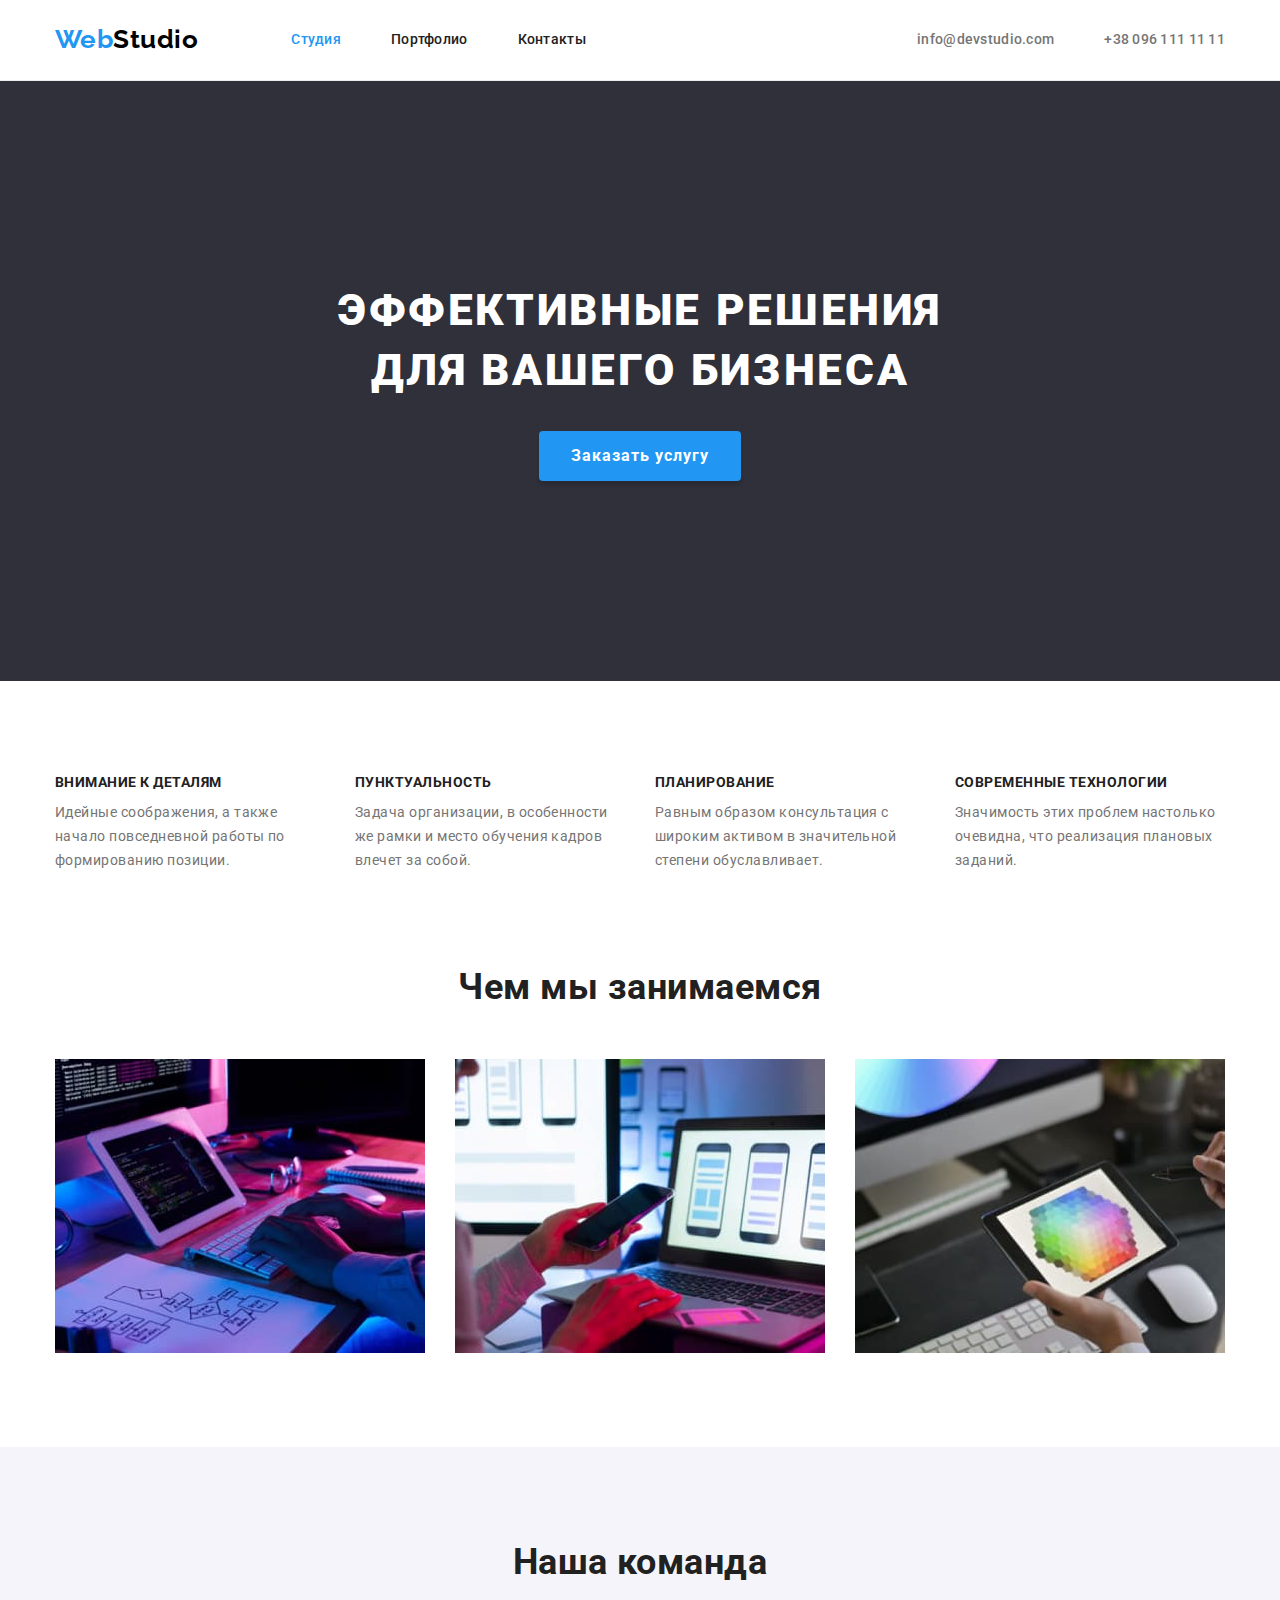
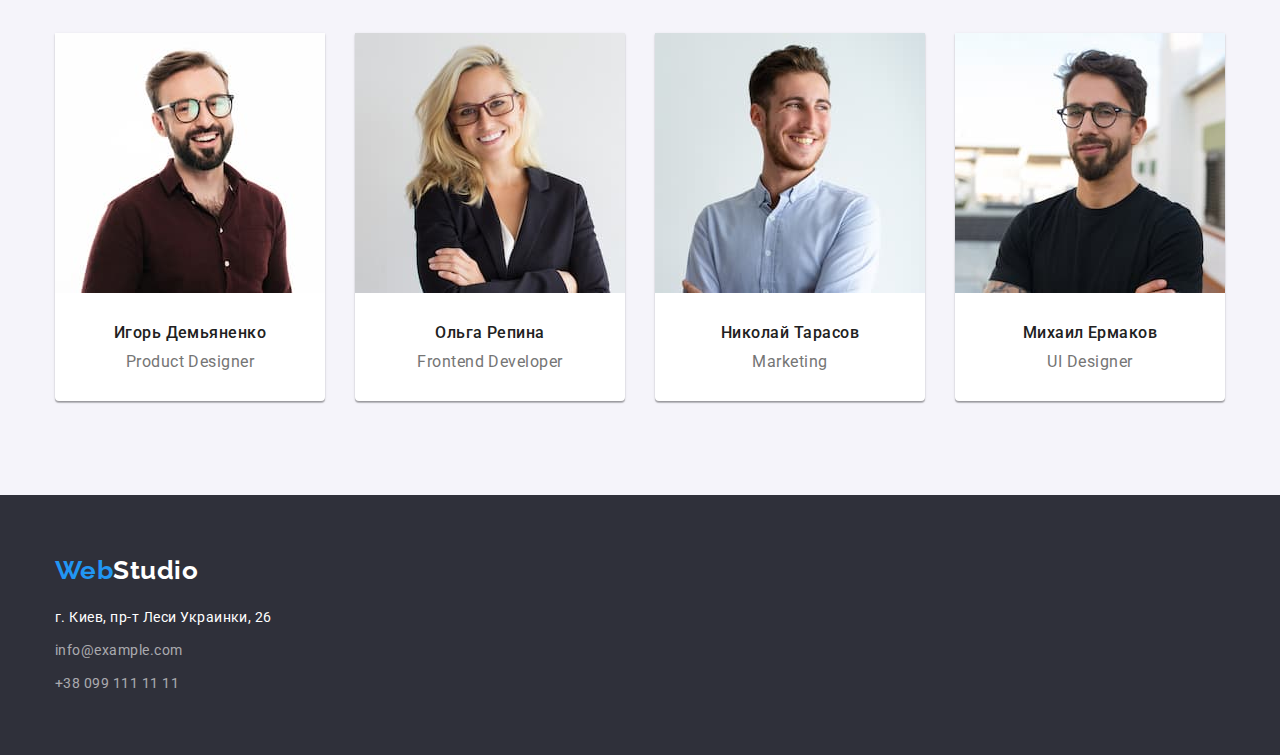
<file: index.html>
<!DOCTYPE html>
<html lang="ru">

<head>
    <meta charset="UTF-8">
    <meta http-equiv="X-UA-Compatible" content="IE=edge">
    <meta name="viewport" content="width=device-width, initial-scale=1.0">
    <title>WebStudio</title>
    <link rel="stylesheet" href="https://cdnjs.cloudflare.com/ajax/libs/modern-normalize/1.0.0/modern-normalize.min.css">
    <link rel="preconnect" href="https://fonts.gstatic.com">
    <link href="https://fonts.googleapis.com/css2?family=Raleway:wght@700&family=Roboto:wght@400;500;700;900&display=swap"
        rel="stylesheet">
    <link rel="stylesheet" href="./css/styles.css">
</head>

<body>
    <!-- Header -->
    <header class="header">
        <div class="container header-container">
        <nav class="navigation">
            <a href="" class="logo-header link" lang="en"><span class="blue-logo-header">Web</span>Studio</a>

            <ul class="navigation-list list">
                <li class="menu-item"><a href="" class="navigation-link current link">Студия</a></li>
                <li class="menu-item"><a href="./portfolio.html" class="navigation-link link">Портфолио</a></li>
                <li class="menu-item"><a href="" class="navigation-link link">Контакты</a></li>
            </ul>
        </nav>

        <ul class="header-contacts list">
            <li class="menu-item"><a href="mailto:info@devstudio.com" class="contacts-header link">info@devstudio.com</a></li>
            <li class="menu-item"><a href="tel:+380961111111" class="contacts-header link">+38 096 111 11 11</a></li>
        </ul>
        </div>
    </header>

    <!-- Main content -->
    <main>
        <div>
            <section class="hero">
                <div class="container">
                <h1 class="hero-title">Эффективные решения для вашего бизнеса</h1>
                <button type="button" class="button">Заказать услугу</button>
                </div>
            </section>
        </div>

        <div>
            <section class="advantages">
                <div class="container">
                <h2 class="section-title hidden">Почему именно мы</h2>
                <ul class="advantages-list list">
                    <li class="advantages-list-item">
                        <h3 class="advantages-title">Внимание к деталям</h3>
                        <p class="advantages-text">Идейные соображения, а также начало повседневной работы по формированию позиции.</p>
                    </li>
                    <li class="advantages-list-item">
                        <h3 class="advantages-title">Пунктуальность</h3>
                        <p class="advantages-text">Задача организации, в особенности же рамки и место обучения кадров влечет за собой.</p>
                    </li>
                    <li class="advantages-list-item">
                        <h3 class="advantages-title">Планирование</h3>
                        <p class="advantages-text">Равным образом консультация с широким активом в значительной степени обуславливает.</p>
                    </li>
                    <li class="advantages-list-item">
                        <h3 class="advantages-title">Современные технологии</h3>
                        <p class="advantages-text">Значимость этих проблем настолько очевидна, что реализация плановых заданий.</p>
                    </li>
                </ul>
                </div>
            </section>
        </div>

        <div>
            <section class="works section">
                <div class="container">
                <h2 class="section-title">Чем мы занимаемся</h2>
                <ul class="works-list list">
                    <li class="works-list-item">
                        <img src="./images/img.jpeg" alt="Человек пишет код" width="370">
                    </li>
                    <li class="works-list-item">
                        <img src="./images/box2.jpeg" alt="Человек с телефоном в руке" width="370">
                    </li>
                    <li class="works-list-item">
                        <img src="./images/box3.jpeg" alt="Человек выбирает цвет из гаммы" width="370">
                    </li>
                </ul>
                </div>
            </section>
        </div>
        

        <div>
            <section class="team section">
                <div class="container">
                <h2 class="section-title">Наша команда</h2>
                <ul class="team-member-list list">
                    <li class="team-member">
                        <img class="team-member-photo" src="./images/img1.jpeg" alt="фото продакт дизайнера" width="270">
                        <div class="team-member-list-content">
                           <h3 class="team-member-name">Игорь Демьяненко</h3>
                           <p class="team-member-position">Product Designer</p>
                        </div>
                        </li>
                    </li>
                    <li class="team-member">
                        <img class="team-member-photo" src="./images/img2.jpeg" alt="фото фронтенд разработчика" width="270">
                        <div class="team-member-list-content">
                           <h3 class="team-member-name">Ольга Репина</h3>
                           <p class="team-member-position">Frontend Developer</p>
                       </div>
                    </li>
                    <li class="team-member">
                        <img class="team-member-photo" src="./images/img3.jpeg" alt="фото специалиста по маркетингу" width="270">
                        <div class="team-member-list-content">
                            <h3 class="team-member-name">Николай Тарасов</h3>
                            <p class="team-member-position">Marketing</p>
                        </div>
                    </li>
                    <li class="team-member">
                        <img class="team-member-photo" src="./images/img4.jpeg" alt="фото дизайнера" width="270">
                        <div class="team-member-list-content">
                            <h3 class="team-member-name">Михаил Ермаков</h3>
                            <p class="team-member-position">UI Designer</p>
                        </div>
                    </li>
                </ul>
                </div>
            </section>
        </div>

    </main>

    <!-- Footer -->
    <footer class="footer">
        <div class="container">
        <a href="" class="logo-footer link" lang="en"><span class="blue-logo-footer">Web</span>Studio</a>
        <ul class="list">
            <li class="list-item">
                <address><p class="address">г. Киев, пр-т Леси Украинки, 26</p></address>
            </li>
            <li class="list-item"><a href="mailto:info@example.com" class="contacts-footer link">info@example.com</a></li>
            <li class="list-item"><a href="tel:+380991111111" class="contacts-footer link">+38 099 111 11 11</a></li>
        </ul>
        </div>

    </footer>

</body>

</html>
</file>
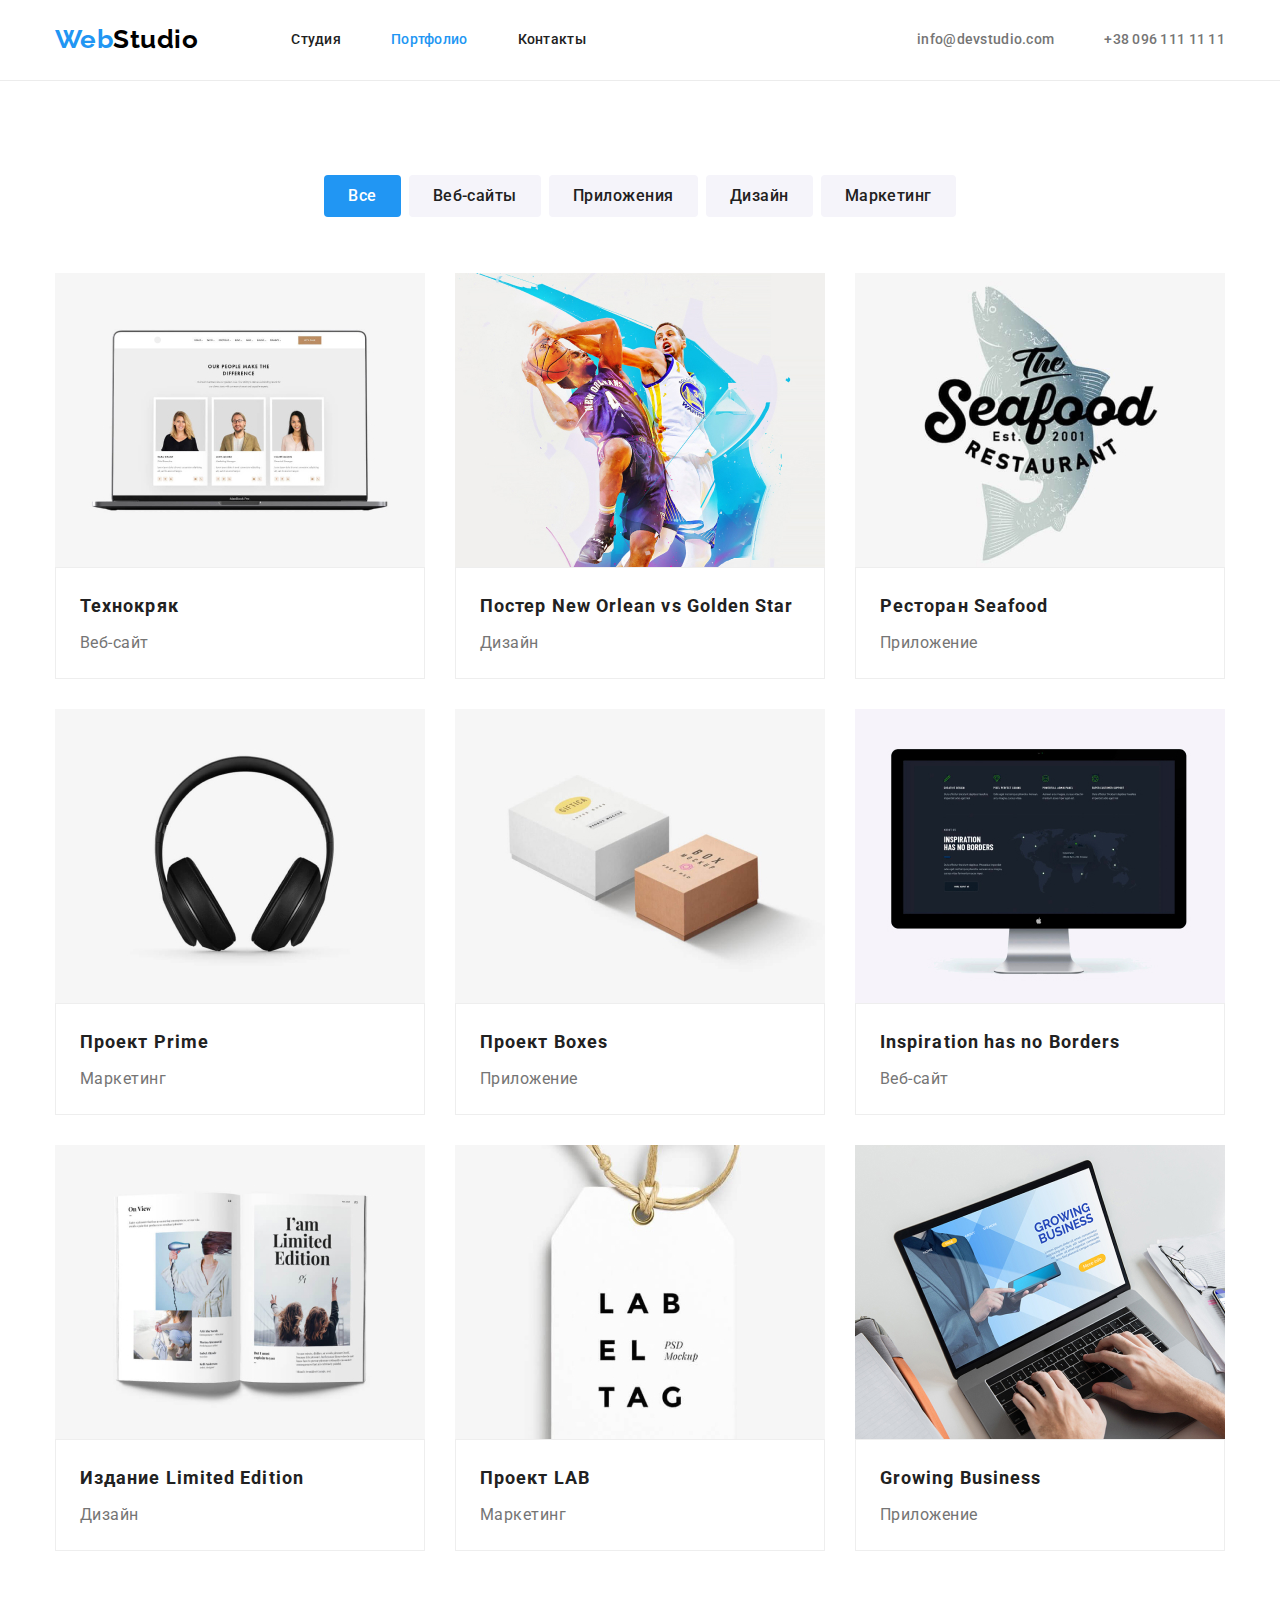
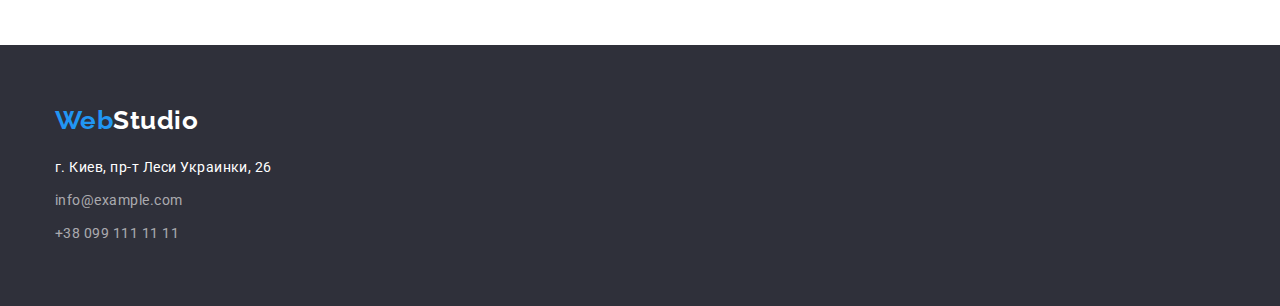
<file: portfolio.html>
<!DOCTYPE html>
<html lang="ru">

<head>
    <meta charset="UTF-8">
    <meta http-equiv="X-UA-Compatible" content="IE=edge">
    <meta name="viewport" content="width=device-width, initial-scale=1.0">
    <title>Portfolio</title>
    <link rel="stylesheet" href="https://cdnjs.cloudflare.com/ajax/libs/modern-normalize/1.0.0/modern-normalize.min.css">
    <link rel="preconnect" href="https://fonts.gstatic.com">
    <link href="https://fonts.googleapis.com/css2?family=Raleway:wght@700&family=Roboto:wght@400;500;700&display=swap"
        rel="stylesheet">
    <link rel="stylesheet" href="./css/styles.css">
</head>

<body>
    <!-- Header -->
    <header class="header">
        <div class="container header-container">
        <nav class="navigation">
            <a href="./index.html" class="logo-header link" lang="en"><span class="blue-logo-header">Web</span>Studio</a>

            <ul class="navigation-list list">
                <li class="menu-item"><a href="./index.html" class="navigation-link link">Студия</a></li>
                <li class="menu-item"><a href="" class="navigation-link current link">Портфолио</a></li>
                <li class="menu-item"><a href="" class="navigation-link link">Контакты</a></li>
            </ul>
        </nav>
        
        <ul class="header-contacts list">
            <li class="menu-item"><a href="mailto:info@devstudio.com" class="contacts-header link">info@devstudio.com</a></li>
            <li class="menu-item"><a href="tel:+380961111111" class="contacts-header link">+38 096 111 11 11</a></li>
        </ul>
        </div>
    </header>

    <!-- Main content -->
    <main>
        <section class="section">
            <div class="container">
            <h1 class="section-title hidden">Портфолио</h1>
            <ul class="filter list">
                <li class="filter-item"><button type="button" class="filter-button main">Все</button></li>
                <li class="filter-item"><button type="button" class="filter-button">Веб-сайты</button></li>
                <li class="filter-item"><button type="button" class="filter-button">Приложения</button></li>
                <li class="filter-item"><button type="button" class="filter-button">Дизайн</button></li>
                <li class="filter-item"><button type="button" class="filter-button">Маркетинг</button></li>
            </ul>
            <ul class="list-of-works list">
                <li class="work-example">
                    <a href="">
                        <img src="./images/portfolioimg1.jpeg" alt="Веб-сайт открыт на ноутбуке" width="370">
                    </a>
                    <div class="work-example-text">
                        <h2 class="project-name">Технокряк</h2>
                        <p class="kind-of-work">Веб-сайт</p>
                    </div>
                </li>
                <li class="work-example">
                    <a href="">
                        <img src="./images/portfolioimg2.jpeg" alt="Двое игроков баскетбольной команды" width="370">
                    </a>
                    <div class="work-example-text">
                        <h2 class="project-name">Постер New Orlean vs Golden Star</h2>
                        <p class="kind-of-work">Дизайн</p>
                    </div>
                </li>
                <li class="work-example">
                    <a href="">
                        <img src="./images/portfolioimg3.jpeg" alt="Логотип рыбного ресторана" width="370">
                    </a>
                    <div class="work-example-text">
                        <h2 class="project-name">Ресторан Seafood</h2>
                        <p class="kind-of-work">Приложение</p>
                    </div>
                </li>
                <li class="work-example">
                    <a href="">
                        <img src="./images/portfolioimg4.jpeg" alt="Беспроводные накладные наушники" width="370">
                    </a>
                    <div class="work-example-text">
                        <h2 class="project-name">Проект Prime</h2>
                        <p class="kind-of-work">Маркетинг</p>
                    </div>
                </li>
                <li class="work-example">
                    <a href="">
                        <img src="./images/portfolioimg5.jpeg" alt="Белая и коричневая коробки" width="370">
                    </a>
                   <div class="work-example-text">
                        <h2 class="project-name">Проект Boxes</h2>
                        <p class="kind-of-work">Приложение</p>
                   </div>
                </li>
                <li class="work-example">
                    <a href="">
                        <img src="./images/portfolioimg6.jpeg" alt="Веб-сайт на экране компьютера" width="370">
                    </a>
                    <div class="work-example-text">
                        <h2 class="project-name">Inspiration has no Borders</h2>
                        <p class="kind-of-work">Веб-сайт</p>
                    </div>
                </li>
                <li class="work-example">
                    <a href="">
                        <img src="./images/portfolioimg7.jpeg" alt="Открытый глянцевый журнал" width="370">
                    </a>
                    <div class="work-example-text">
                        <h2 class="project-name">Издание Limited Edition</h2>
                        <p class="kind-of-work">Дизайн</p>
                    </div>
                </li>
                <li class="work-example">
                    <a href="">
                        <img src="./images/portfolioimg8.jpeg" alt="Картонная бирка" width="370">
                    </a>
                    <div class="work-example-text">
                        <h2 class="project-name">Проект LAB</h2>
                        <p class="kind-of-work">Маркетинг</p>
                    </div>
                </li>
                <li class="work-example">
                    <a href="">
                        <img src="./images/portfolioimg9.jpeg" alt="Человек пользуется приложением на ноутбуке" width="370">
                    </a>
                    <div class="work-example-text">
                        <h2 class="project-name" lang="en">Growing Business</h2>
                        <p class="kind-of-work">Приложение</p>
                    </div>
                </li>
            </ul>
            </div>
        </section>
    </main>

    <!-- Footer -->
    <footer class="footer">
        <div class="container">
        <a href="" class="logo-footer link" lang="en"><span class="blue-logo-footer">Web</span>Studio</a>
        <ul class="list">
            <li class="list-item"><address><p class="address">г. Киев, пр-т Леси Украинки, 26</p></address></li>
            <li class="list-item"><a href="mailto:info@example.com" class="contacts-footer link">info@example.com</a></li>
            <li class="list-item"><a href="tel:+380991111111" class="contacts-footer link">+38 099 111 11 11</a></li>
        </ul>
        </div>
    </footer>

</body>
</html>
</file>
<file: css/styles.css>
:root {
  --primary-background-color: #ffffff;
  --secondary-background-color: #2f303a;
  --third-background-color: #f5f4fa;
  --primary-text-color: #212121;
  --secondary-text-color: #757575;
  --accent-color: #2196f3;
  --black-logo-color: #000000;
  --trird-text-color: rgba(255, 255, 255, 0.6);
}
body {
  background-color: var(--primary-background-color);
  color: var(--primary-text-color);
  font-family: 'Roboto', sans-serif;
  font-style: normal;
  font-weight: normal;
  letter-spacing: 0.03em;
}
h1,
h2,
h3,
h4,
h5,
h6,
p {
  margin-top: 0;
  margin-bottom: 0;
}
ul,
ol {
  margin-top: 0;
  margin-bottom: 0;
  padding-left: 0;
}
img {
  display: block;
}
.list {
  list-style: none;
}
.link {
  text-decoration: none;
}
.container {
  width: 1200px;
  padding: 0 15px;
  margin: 0 auto;
}

/* HEADER */
.header {
  padding-top: 24px;
  padding-bottom: 25px;
  border-bottom: 1px solid #ececec;
}
.header-container {
  display: flex;
  align-items: center;
  justify-content: space-between;
}
.navigation {
  display: flex;
  align-items: center;
}
.navigation-list {
  display: flex;
  align-items: center;
}
.header-contacts {
  display: flex;
  align-items: center;
}
.logo-header,
.logo-footer {
  font-family: Raleway;
  font-weight: 700;
  font-size: 26px;
  line-height: 1.19;
}
.logo-header {
  color: var(--black-logo-color);
  margin-right: 93px;
}
.blue-logo-header,
.blue-logo-footer {
  color: var(--accent-color);
}

/* Navigation section */
.menu-item:not(:last-child) {
  margin-right: 50px;
}
.navigation-link,
.contacts-header {
  font-weight: 500;
  font-size: 14px;
  line-height: 1.14;
  letter-spacing: 0.02em;
}
.navigation-link {
  color: inherit;
  padding: 32px 0;
}
.navigation-link.current {
  color: var(--accent-color);
}
.logo-header:focus,
.logo-header:hover {
  color: #188ce8;
}
.navigation-link:hover,
.navigation-link:focus,
.logo-footer:hover,
.logo-footer:focus,
.contacts-header:hover,
.contacts-header:focus,
.contacts-footer:focus,
.contacts-footer:hover {
  color: var(--accent-color);
}

/* Contacts */
.contacts-header {
  color: var(--secondary-text-color);
}

/* Hero section */
.hero {
  background-color: var(--secondary-background-color);
  text-align: center;
  padding-top: 200px;
  padding-bottom: 200px;
}
.hero-title {
  color: #ffffff;
  width: 696px;
  font-weight: 900;
  font-size: 44px;
  line-height: 1.36;
  letter-spacing: 0.06em;
  margin-top: 0;
  margin-bottom: 30px;
  text-align: center;
  margin-left: auto;
  margin-right: auto;
}
.button {
  color: #ffffff;
  font-family: inherit;
  font-weight: 700;
  font-size: 16px;
  line-height: 1.88;
  letter-spacing: 0.06em;
  padding: 10px 32px;
  background: var(--accent-color);
  box-shadow: 0px 4px 4px rgba(0, 0, 0, 0.15);
  border-color: transparent;
  border-radius: 4px;
  border-width: 0;
  cursor: pointer;
}
.button:focus,
.button:hover {
  background-color: #188ce8;
}
.hero-title,
.advantages-title {
  text-transform: uppercase;
}

/* Other sections */
.advantages {
  padding-top: 94px;
}
.section {
  padding-bottom: 94px;
  padding-top: 94px;
}
.section-title {
  font-weight: 700;
  font-size: 36px;
  line-height: 1.17;
  text-align: center;
  margin-bottom: 50px;
  margin-top: 0;
}
.section-title.hidden {
  position: absolute;
  width: 1px;
  height: 1px;
  margin: -1px;
  border: 0;
  padding: 0;
  white-space: nowrap;
  clip-path: inset(100%);
  clip: rect(0 0 0 0);
  overflow: hidden;
}
/* ADVANTAGES SECTION */
.advantages-list {
  display: flex;
  margin-top: -30px;
  margin-left: -30px;
}
.advantages-list-item {
  margin-left: 30px;
  margin-top: 30px;
  flex-basis: calc((100% - 120px) / 4);
}
.advantages-title {
  font-weight: 700;
  font-size: 14px;
  line-height: 1.14;
  margin-top: 0;
  margin-bottom: 10px;
}
.advantages-text {
  color: var(--secondary-text-color);
  font-size: 14px;
  line-height: 1.71;
  margin: 0;
}
/* WORKS SECTION */
.works-list {
  display: flex;
  margin-top: -30px;
  margin-left: -30px;
}
.works-list-item {
  margin-top: 30px;
  margin-left: 30px;
  flex-basis: calc((100% - 90px) / 3);
}

/* TEAM SECTION */
.team {
  background-color: var(--third-background-color);
}
.team-member-list {
  display: flex;
  margin-top: -30px;
  margin-left: -30px;
}
.team-member-list-content {
  padding-top: 30px;
  padding-bottom: 30px;
  text-align: center;
}
.team-member {
  background-color: var(--primary-background-color);
  margin-top: 30px;
  margin-left: 30px;
  flex-basis: calc((100% - 120px) / 4);
  box-shadow: 0px 1px 3px rgba(0, 0, 0, 0.12), 0px 1px 1px rgba(0, 0, 0, 0.14),
    0px 2px 1px rgba(0, 0, 0, 0.2);
  border-radius: 0px 0px 4px 4px;
}
.team-member-name {
  font-weight: 500;
  font-size: 16px;
  line-height: 1.19;
  margin-bottom: 10px;
}
.team-member-position {
  color: var(--secondary-text-color);
  font-size: 16px;
  line-height: 1.19;
  margin-top: 0;
  margin-bottom: 0;
}

/* Footer */
.footer {
  background-color: var(--secondary-background-color);
  padding-top: 60px;
  padding-bottom: 60px;
}
.list-item:not(:last-child) {
  margin-bottom: 9px;
}
.logo-footer {
  color: #ffffff;
  margin-bottom: 20px;
  display: block;
}
.address {
  font-style: normal;
  font-size: 14px;
  line-height: 1.71;
  color: #ffffff;
}
.contacts-footer {
  font-size: 14px;
  line-height: 1.71;
  color: var(--trird-text-color);
}

/* Portfolio styles of main content*/
.filter {
  display: flex;
  justify-content: center;
  margin-bottom: 56px;
}
.filter-item:not(:last-child) {
  margin-right: 8px;
}
.filter-button.main {
  background-color: var(--accent-color);
  color: #ffffff;
}
.filter-button {
  font-family: inherit;
  font-weight: 500;
  font-size: 16px;
  line-height: 1.63;
  text-align: center;
  letter-spacing: inherit;
  color: inherit;
  background: var(--third-background-color);
  cursor: pointer;
  border-radius: 4px;
  border-color: transparent;
  padding: 6px 22px;
}
.filter-button:hover,
.filter-button:focus {
  color: #ffffff;
  background-color: var(--accent-color);
}
.list-of-works {
  display: flex;
  flex-wrap: wrap;
  margin-top: -30px;
  margin-left: -30px;
}
.work-example {
  margin-left: 30px;
  margin-top: 30px;
  flex-basis: calc((100% - 90px) / 3);
}
.work-example-text {
  padding: 20px 24px;
  border: 1px solid #eeeeee;
}
.project-name {
  margin-bottom: 4px;
  font-weight: 700;
  font-size: 18px;
  line-height: 2;
  letter-spacing: 0.06em;
}
.kind-of-work {
  font-size: 16px;
  line-height: 1.88;
  color: var(--secondary-text-color);
}
</file>
